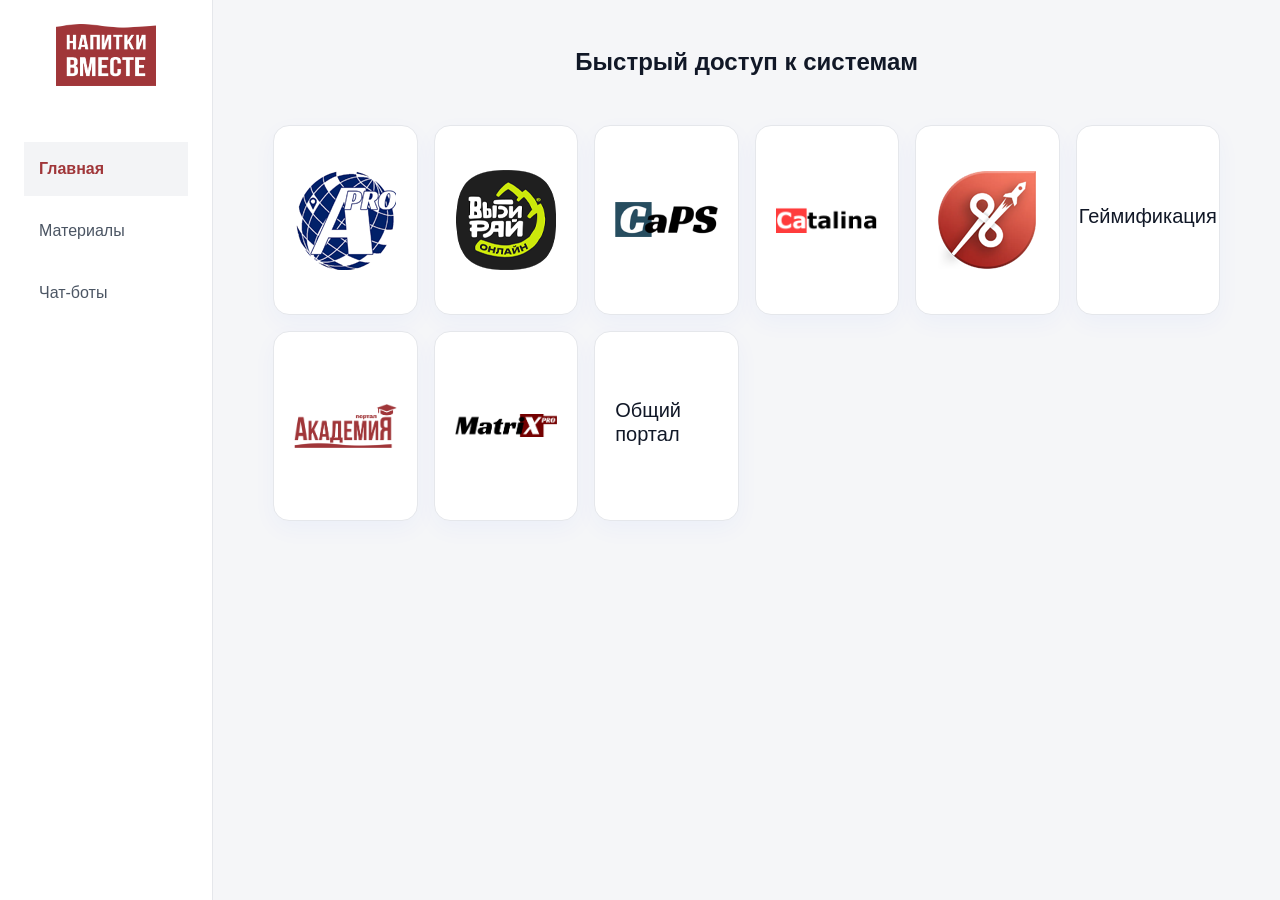
<file: index.html>
<!DOCTYPE html>
<html lang="ru">
<head>
    <meta charset="UTF-8">
    <meta name="viewport" content="width=device-width, initial-scale=1.0">
    <link rel="stylesheet" href="src/css/bootstrap.css">
    <link rel="stylesheet" href="src/css/main.css">
    <title>SWEHelp</title>
</head>
<body>
    <div class="page-shell">
        <div class="nav-mobile-shell">
            <nav class="navbar navbar-light bg-white border-bottom d-md-none">
                <div class="container-fluid px-3">
                    <a class="navbar-brand fw-semibold" href="index.html">SWE Help</a>
                    <button class="navbar-toggler" type="button" data-bs-toggle="offcanvas" data-bs-target="#mobileSidebar" aria-controls="mobileSidebar">
                        <span class="navbar-toggler-icon"></span>
                    </button>
                </div>
            </nav>

            <div class="offcanvas offcanvas-start" tabindex="-1" id="mobileSidebar" aria-labelledby="mobileSidebarLabel">
                <div class="offcanvas-header">
                    <h5 class="offcanvas-title fw-semibold" id="mobileSidebarLabel">Меню</h5>
                    <button type="button" class="btn-close" data-bs-dismiss="offcanvas" aria-label="Close"></button>
                </div>
                <div class="offcanvas-body p-3">
                    <div class="d-flex flex-column gap-2">
                        <a class="nav-link" href="index.html">Главная</a>
                        <a class="nav-link" href="resource.html">Материалы</a>
                        <a class="nav-link" href="chats.html">Чат-боты</a>
                    </div>
                </div>
            </div>
        </div>

        <div class="container-fluid m-0 p-0">
            <div class="row min-vh-100 g-0">
                <aside class="nav-desktop-shell sidebar col-md-3 col-lg-2 d-none d-md-flex flex-column justify-content-between p-4">
                    <div>
                        <div class="brand mb-5 text-center">
                            <img src="src/img/logo.png" alt="Logo" class="mb-2">
                        </div>
                        <nav class="nav flex-column gap-2 mt-5">
                            <a class="nav-link" href="index.html">Главная</a>
                            <a class="nav-link" href="resource.html">Материалы</a>
                            <a class="nav-link" href="chats.html">Чат-боты</a>
                        </nav>
                    </div>
                </aside>

                <main class="col-12 col-md-9 col-lg-10 p-4 p-lg-5">
                    <div class="container-fluid">
                        <div class="mb-4 text-center mb-5">
                            <h2 class="h4 fw-semibold mb-0">Быстрый доступ к системам</h2>
                        </div>

                        <div class="row g-3">
                            <div class="col-12 col-sm-6 col-lg-3 col-xl-2">
                                <a href="https://napitkivmeste.tech/atlas/" class="tile-link h-100 d-flex justify-content-center align-items-center">
                                    <div class="tile-body ">
                                        <img src="src/img/icon_text/Atlas.png" class="h-25" alt="Atlas" />
                                    </div>
                                    <span class="tile-hover">Перейти</span>
                                </a>
                            </div>
                            <div class="col-12 col-sm-6 col-lg-3 col-xl-2">
                                <a href="https://xn--80aabd5ahbordgv4l.xn--p1ai/" class="tile-link h-100 d-flex justify-content-center align-items-center">
                                    <div class="tile-body ">
                                        <img src="src/img/icon_text/b2b.png" class="m-0 p-0" alt="B2B" />
                                    </div>
                                    <span class="tile-hover">Перейти</span>
                                </a>
                            </div>
                            <div class="col-12 col-sm-6 col-lg-3 col-xl-2">
                                <a href="https://caps.napitkivmeste.tech/" class="tile-link h-100 d-flex justify-content-center align-items-center">
                                    <div class="tile-body ">
                                        <img src="src/img/icon_text/caps.png" class="m-0 p-0" alt="Caps" />
                                    </div>
                                    <span class="tile-hover">Перейти</span>
                                </a>
                            </div>
                            <div class="col-12 col-sm-6 col-lg-3 col-xl-2">
                                <a href="https://napitkivmeste.tech/catalina/" class="tile-link h-100 d-flex justify-content-center align-items-center">
                                    <div class="tile-body ">
                                        <img src="src/img/icon_text/Catalina.png" class="m-0 p-0" alt="Catalina">
                                    </div>
                                    <span class="tile-hover">Перейти</span>
                                </a>
                            </div>
                            <div class="col-12 col-sm-6 col-lg-3 col-xl-2">
                                <a href="https://sweweb3ru.napitkivmeste.pro/SalesWorksWeb_SCBD_Support/Login.aspx?ReturnUrl=%2fSalesWorksWeb_SCBD_Support%2fdefault.aspx#Product=MzM4MDQ%3d%24MzA2OQ%3d%3d%24QXphdFphZw%3d%3d&ViewMode=View" class="tile-link h-100 d-flex justify-content-center align-items-center">
                                    <div class="tile-body ">
                                        <img src="src/img/icon_text/swe.png" class="m-0 p-0" alt="SWE" />
                                    </div>
                                    <span class="tile-hover">Перейти</span>
                                </a>
                            </div>
                            <div class="col-12 col-sm-6 col-lg-3 col-xl-2">
                                <a href="https://napitkivmeste.tech/a-gami/login" class="tile-link h-100 d-flex justify-content-center align-items-center">
                                    <div class="tile-body ">
                                        <h5>Геймификация</h5>
                                    </div>
                                    <span class="tile-hover">Перейти</span>
                                </a>
                            </div>
                            <div class="col-12 col-sm-6 col-lg-3 col-xl-2">
                                <a href="https://academia-portal.napitkivmeste.ru/home" class="tile-link h-100 d-flex justify-content-center align-items-center">
                                    <div class="tile-body ">
                                        <img src="src/img/icon_text/academia.png" class="m-0 p-0" alt="Академия" />
                                    </div>
                                    <span class="tile-hover">Перейти</span>
                                </a>
                            </div>
                            <div class="col-12 col-sm-6 col-lg-3 col-xl-2">
                                <a href="https://napitkivmeste.tech/matrix/" class="tile-link h-100 d-flex justify-content-center align-items-center">
                                    <div class="tile-body ">
                                        <img src="src/img/icon_text/matrix.png" class="m-0 p-0" alt="Академия" />
                                    </div>
                                    <span class="tile-hover">Перейти</span>
                                </a>
                            </div>
                            <div class="col-12 col-sm-6 col-lg-3 col-xl-2">
                                <a href="https://napitkivmeste.tech/" class="tile-link h-100 d-flex justify-content-center align-items-center">
                                    <div class="tile-body ">
                                        <h5>Общий портал</h5>
                                    </div>
                                    <span class="tile-hover">Перейти</span>
                                </a>
                            </div>
                        </div>
                    </div>
                </main>
            </div>
        </div>
    </div>

    <script src="src/js/bootstrap.js"></script>
    <script src="src/js/main.js"></script>
</body>
</html>
</file>
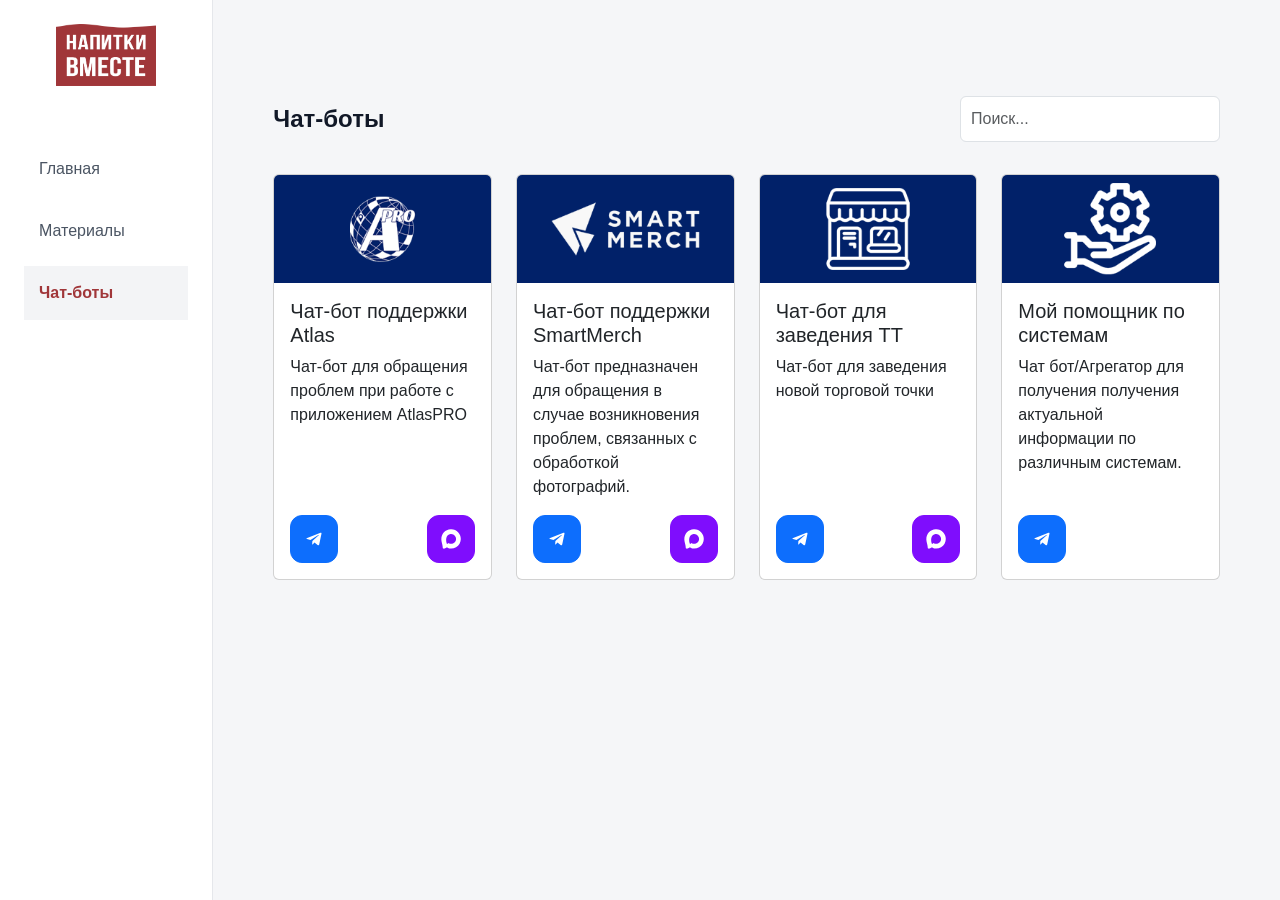
<file: chats.html>
<!DOCTYPE html>
<html lang="ru">
<head>
    <meta charset="UTF-8">
    <meta name="viewport" content="width=device-width, initial-scale=1.0">
    <link rel="stylesheet" href="src/css/bootstrap.css">
    <link rel="stylesheet" href="https://cdn.jsdelivr.net/npm/bootstrap-icons@1.11.3/font/bootstrap-icons.min.css">
    <link rel="stylesheet" href="src/css/main.css">
    <title>SWEHelp</title>
</head>
<body>
    <div class="page-shell">
        <div class="nav-mobile-shell">
            <nav class="navbar navbar-light bg-white border-bottom d-md-none">
                <div class="container-fluid px-3">
                    <a class="navbar-brand fw-semibold" href="index.html">SWE Help</a>
                    <button class="navbar-toggler" type="button" data-bs-toggle="offcanvas" data-bs-target="#mobileSidebar" aria-controls="mobileSidebar">
                        <span class="navbar-toggler-icon"></span>
                    </button>
                </div>
            </nav>

            <div class="offcanvas offcanvas-start" tabindex="-1" id="mobileSidebar" aria-labelledby="mobileSidebarLabel">
                <div class="offcanvas-header">
                    <h5 class="offcanvas-title fw-semibold" id="mobileSidebarLabel">Меню</h5>
                    <button type="button" class="btn-close" data-bs-dismiss="offcanvas" aria-label="Close"></button>
                </div>
                <div class="offcanvas-body p-3">
                    <div class="d-flex flex-column gap-2">
                        <a class="nav-link" href="index.html">Главная</a>
                        <a class="nav-link" href="resource.html">Материалы</a>
                        <a class="nav-link" href="chats.html">Чат-боты</a>
                    </div>
                </div>
            </div>
        </div>

        <div class="container-fluid m-0 p-0">
            <div class="row min-vh-100 g-0">
                <aside class="nav-desktop-shell sidebar col-md-3 col-lg-2 d-none d-md-flex flex-column justify-content-between p-4">
                    <div>
                        <div class="brand mb-5 text-center">
                            <img src="src/img/logo.png" alt="Logo" class="mb-2">
                        </div>
                        <nav class="nav flex-column gap-2 mt-5">
                            <a class="nav-link" href="index.html">Главная</a>
                            <a class="nav-link" href="resource.html">Материалы</a>
                            <a class="nav-link" href="chats.html">Чат-боты</a>
                        </nav>
                    </div>
                </aside>

                <main class="col-12 col-md-9 col-lg-10 p-4 p-lg-5">
                    <div class="container-fluid">
                        <div class="head-block mb-4 mb-md-3 mt-3 mt-md-5 d-flex flex-column flex-md-row align-items-md-center justify-content-between gap-2">
                            <h2 class="h4 fw-semibold mb-0 text-center">Чат-боты</h2>
                            <input type="text" class="form-control w-md-25" placeholder="Поиск..." />
                        </div>
                        <div class="row">
                            <div class="card-wrapper col-xl-3 col-md-6 col-12 py-3">
                                <div class="card">
                                <img class="card-img-top" src="src/img/chats/atlas.png" >
                                    <div class="card-body">
                                        <h5 class="card-title">Чат-бот поддержки Atlas</h5>
                                        <p class="card-text">Чат-бот для обращения проблем при работе с приложением AtlasPRO</p>
                                        <div class="d-flex w-100 justify-content-between gap-2">
                                            <a class="btn btn-primary chat-action-btn" href="https://t.me/ABIE_Atlas_Bot" >
                                                <img src="src/img/tg.svg" alt="Telegram">
                                            </a>
                                            <a class="btn btn-primary chat-action-btn" id="max" href="https://max.ru/id9703142622_4_bot">
                                                <img src="src/img/max.svg" alt="MAX">
                                            </a>
                                        </div>
                                    </div>
                                </div>
                            </div>
                            <div class="card-wrapper col-xl-3 col-md-6 col-12 py-3">
                                <div class="card">
                                <img class="card-img-top" src="src/img/chats/sm.png" >
                                    <div class="card-body">
                                        <h5 class="card-title">Чат-бот поддержки SmartMerch</h5>
                                        <p class="card-text text-justify">Чат‑бот предназначен для обращения в случае возникновения проблем, связанных с обработкой фотографий.</p>
                                        <div class="d-flex w-100 justify-content-between gap-2">
                                            <a class="btn btn-primary chat-action-btn" href="https://t.me/SmartMerchBot" target="_blank" rel="noopener noreferrer" aria-label="Открыть Telegram">
                                                <img src="src/img/tg.svg" alt="Telegram">
                                            </a>
                                            <a class="btn btn-primary chat-action-btn" id="max" href="https://max.ru/id7731453584_bot" target="_blank" rel="noopener noreferrer" aria-label="Открыть MAX">
                                                <img src="src/img/max.svg" alt="MAX">
                                            </a>
                                        </div>
                                    </div>
                                </div>
                            </div>
                            <div class="card-wrapper col-xl-3 col-md-6 col-12 py-3">
                                <div class="card">
                                <img class="card-img-top" src="src/img/chats/tt.png" >
                                    <div class="card-body">
                                        <h5 class="card-title">Чат-бот для заведения ТТ</h5>
                                        <p class="card-text">Чат-бот для заведения новой торговой точки</p>
                                        <div class="d-flex w-100 justify-content-between gap-2">
                                            <a class="btn btn-primary chat-action-btn" href="https://t.me/DSO_CreatePocs_bot" target="_blank" rel="noopener noreferrer" aria-label="Открыть Telegram">
                                                <img src="src/img/tg.svg" alt="Telegram">
                                            </a>
                                            <a class="btn btn-primary chat-action-btn" id="max" href="https://max.ru/id9703142622_2_bot" target="_blank" rel="noopener noreferrer" aria-label="Открыть MAX">
                                                <img src="src/img/max.svg" alt="MAX">
                                            </a>
                                        </div>
                                    </div>
                                </div>
                            </div>
                            <div class="card-wrapper col-xl-3 col-md-6 col-12 py-3">
                                <div class="card">
                                <img class="card-img-top" src="src/img/chats/helpers.png" >
                                    <div class="card-body">
                                        <h5 class="card-title">Мой помощник по системам</h5>
                                        <p class="card-text">Чат бот/Агрегатор для получения получения актуальной информации по различным системам.</p>
                                        <div class="d-flex w-100 justify-content-between gap-2">
                                            <a class="btn btn-primary chat-action-btn" href="https://t.me/systems_support_bot" target="_blank" rel="noopener noreferrer" aria-label="Открыть Telegram">
                                                <img src="src/img/tg.svg" alt="Telegram">
                                            </a>
                                        </div>
                                    </div>
                                </div>
                            </div>
                        </div>
                    </div>
                </main>
            </div>
        </div>
    </div>

    <script src="src/js/bootstrap.js"></script>
    <script src="src/js/main.js"></script>
</body>
</html>
</file>
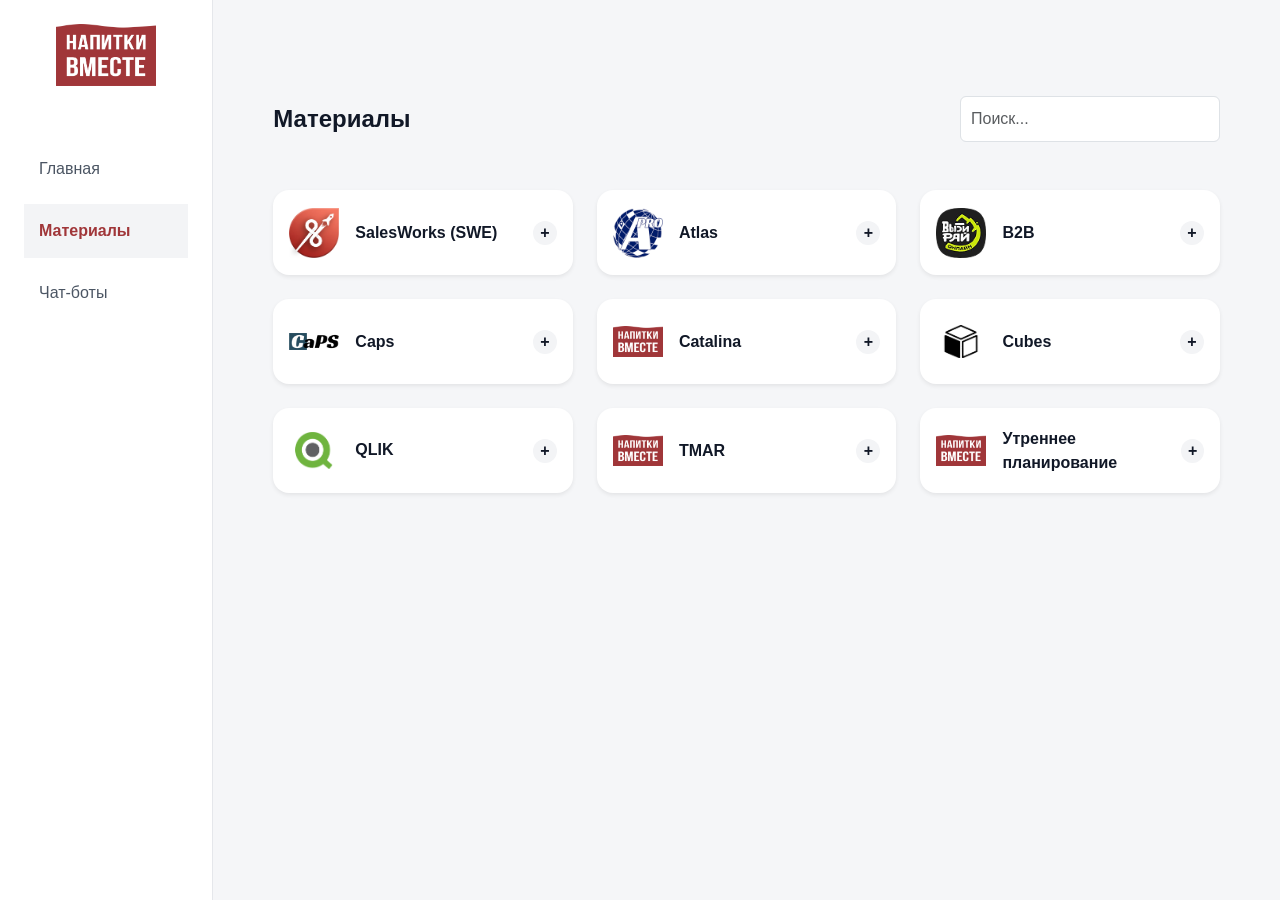
<file: resource.html>
<!DOCTYPE html>
<html lang="ru">
<head>
    <meta charset="UTF-8">
    <meta name="viewport" content="width=device-width, initial-scale=1.0">
    <link rel="stylesheet" href="src/css/bootstrap.css">
    <link rel="stylesheet" href="https://cdn.jsdelivr.net/npm/bootstrap-icons@1.11.3/font/bootstrap-icons.min.css">
    <link rel="stylesheet" href="src/css/main.css">
    <title>SWEHelp</title>
</head>
<body>
    <div class="page-shell">
        <div class="nav-mobile-shell">
            <nav class="navbar navbar-light bg-white border-bottom d-md-none">
                <div class="container-fluid px-3">
                    <a class="navbar-brand fw-semibold" href="index.html">SWE Help</a>
                    <button class="navbar-toggler" type="button" data-bs-toggle="offcanvas" data-bs-target="#mobileSidebar" aria-controls="mobileSidebar">
                        <span class="navbar-toggler-icon"></span>
                    </button>
                </div>
            </nav>

            <div class="offcanvas offcanvas-start" tabindex="-1" id="mobileSidebar" aria-labelledby="mobileSidebarLabel">
                <div class="offcanvas-header">
                    <h5 class="offcanvas-title fw-semibold" id="mobileSidebarLabel">Меню</h5>
                    <button type="button" class="btn-close" data-bs-dismiss="offcanvas" aria-label="Close"></button>
                </div>
                <div class="offcanvas-body p-3">
                    <div class="d-flex flex-column gap-2">
                        <a class="nav-link" href="index.html">Главная</a>
                        <a class="nav-link" href="resource.html">Материалы</a>
                        <a class="nav-link" href="chats.html">Чат-боты</a>
                    </div>
                </div>
            </div>
        </div>

        <div class="container-fluid m-0 p-0">
            <div class="row min-vh-100 g-0">
                <aside class="nav-desktop-shell sidebar col-md-3 col-lg-2 d-none d-md-flex flex-column justify-content-between p-4">
                    <div>
                        <div class="brand mb-5 text-center">
                            <img src="src/img/logo.png" alt="Logo" class="mb-2">
                        </div>
                        <nav class="nav flex-column gap-2 mt-5">
                            <a class="nav-link" href="index.html">Главная</a>
                            <a class="nav-link" href="resource.html">Материалы</a>
                            <a class="nav-link" href="chats.html">Чат-боты</a>
                        </nav>
                    </div>
                </aside>

                <main class="col-12 col-md-9 col-lg-10 p-4 p-lg-5">
                    <div class="container-fluid">
                        <div class="head-block mb-4 mb-md-5 mt-3 mt-md-5 d-flex flex-column flex-md-row align-items-md-center justify-content-between gap-2">
                            <h2 class="h4 fw-semibold mb-0 text-center">Материалы</h2>
                            <input type="text" class="form-control w-md-25" placeholder="Поиск..." />
                        </div>
                        <div class="row accordion" id="resourceAccordion">
                            
                            <div class="card-wrapper col-12 col-lg-6 col-xl-4">
                                <div class="resource-accordion card border-0 shadow-sm h-100 mb-4">
                                    <div class="card-body p-0">
                                        <button class="accordion-toggle collapsed w-100 text-start border-0 bg-transparent px-3 py-4 fw-semibold d-flex justify-content-between align-items-center" type="button" data-bs-toggle="collapse" data-bs-target="#resource-swe" aria-expanded="false" aria-controls="resource-swe">
                                            <div class="title d-flex align-items-center gap-2">
                                                <img src="src/img/swe.png" alt="SalesWorks" class="icon">
                                                <span>SalesWorks (SWE)</span>
                                            </div>
                                            <span class="accordion-icon"></span>
                                        </button>
                                        <div class="collapse" data-bs-parent="#resourceAccordion" id="resource-swe">
                                            <div class="px-2">
                                                <div class="row">
                                                    <ul class="list-group list-group-flush">
                                                        <li class="list-group-item">
                                                            <div class="list-item d-flex align-items-center justify-content-between gap-3">
                                                                <div class="d-flex align-items-center gap-2 flex-grow-1">
                                                                    <div class="item-icon">
                                                                        <i class="bi bi-file-earmark-pdf"></i>
                                                                    </div>
                                                                    <div class="item-content">
                                                                        <h6 class="mb-1">Тренинговый материал Работы в системе Sales Works (Mobile)</h6>
                                                                        <p class="text-muted mb-0 small">PDF</p>
                                                                    </div>
                                                                </div>
                                                                <a class="btn btn-sm btn-primary py-2 px-3" href="src/materials/SWE/Тренинговый_материал_Работа_в_системе_Sales_Works_(Mobile).pdf" target="_blank" rel="noopener noreferrer">Открыть</a>
                                                            </div>
                                                        </li>
                                                        <li class="list-group-item">
                                                            <div class="list-item d-flex align-items-center justify-content-between gap-3">
                                                                <div class="d-flex align-items-center gap-2 flex-grow-1">
                                                                    <div class="item-icon">
                                                                        <i class="bi bi-file-earmark-pdf"></i>
                                                                    </div>
                                                                    <div class="item-content">
                                                                        <h6 class="mb-1">Тренинговый материал Работа в SWE WEB</h6>
                                                                        <p class="text-muted mb-0 small">PDF</p>
                                                                    </div>
                                                                </div>
                                                                <a class="btn btn-sm btn-primary py-2 px-3" href="src/materials/SWE/Тренинговый_материал_Работа_в_SWE_WEB.pdf" target="_blank" rel="noopener noreferrer">Открыть</a>
                                                            </div>
                                                        </li>
                                                        <!-- <li class="list-group-item">
                                                            <div class="list-item d-flex align-items-center justify-content-between gap-3">
                                                                <div class="d-flex align-items-center gap-2 flex-grow-1">
                                                                    <div class="item-icon">
                                                                        <i class="bi bi-file-earmark-pdf"></i>
                                                                    </div>
                                                                    <div class="item-content">
                                                                        <h6 class="mb-1">Тренинговый материал Работа в системе Sales Works (Manager Module)</h6>
                                                                        <p class="text-muted mb-0 small">PDF</p>
                                                                    </div>
                                                                </div>
                                                                <a class="btn btn-sm btn-primary py-2 px-3" href="src/materials/SWE/Тренинговый%20материал_Работа%20в%20системе%20Sales%20Works%20(Manager%20Module).pdf" target="_blank" rel="noopener noreferrer">Открыть</a>
                                                            </div>
                                                        </li> -->
                                                        <li class="list-group-item">
                                                            <div class="list-item d-flex align-items-center justify-content-between gap-3">
                                                                <div class="d-flex align-items-center gap-2 flex-grow-1">
                                                                    <div class="item-icon">
                                                                        <i class="bi bi-window"></i>
                                                                    </div>
                                                                    <div class="item-content">
                                                                        <h6 class="mb-1">Установочный файл SWE Mobile</h6>
                                                                        <p class="text-muted mb-0 small">APK</p>
                                                                    </div>
                                                                </div>
                                                                <a class="btn btn-sm btn-primary py-2 px-3" href="src/materials/SWE/SWEAndroidMobileInstaller 2.73.30.11864.apk" target="_blank" rel="noopener noreferrer">Скачать</a>
                                                            </div>
                                                        </li>
                                                    </ul>
                                                </div>
                                            </div>
                                        </div>
                                    </div>
                                </div>
                            </div>

                            <div class="card-wrapper col-12 col-lg-6 col-xl-4">
                                <div class="resource-accordion card border-0 shadow-sm h-100 mb-4">
                                    <div class="card-body p-0">
                                        <button class="accordion-toggle collapsed w-100 text-start border-0 bg-transparent px-3 py-4 pb-4 fw-semibold d-flex justify-content-between align-items-center" type="button" data-bs-toggle="collapse" data-bs-target="#resource-atlas-sm" aria-expanded="false" aria-controls="resource-atlas-sm">
                                            <div class="title d-flex align-items-center gap-2">
                                                <img src="src/img/atlas.png" alt="Atlas" class="icon">
                                                <span>Atlas</span>
                                            </div>
                                            <span class="accordion-icon"></span>
                                        </button>
                                        <div class="collapse" data-bs-parent="#resourceAccordion" id="resource-atlas-sm">
                                            <div class="px-2">
                                                <div class="row">
                                                    <ul class="list-group list-group-flush pb-0">
                                                        <li class="list-group-item">
                                                            <div class="list-item d-flex align-items-center justify-content-between gap-3">
                                                                <div class="d-flex align-items-center gap-2 flex-grow-1">
                                                                    <div class="item-icon">
                                                                        <i class="bi bi-file-earmark-pdf"></i>
                                                                    </div>
                                                                    <div class="item-content">
                                                                        <h6 class="mb-1">Тренинговый материал AtlasPro</h6>
                                                                        <p class="text-muted mb-0 small">PDF</p>
                                                                    </div>
                                                                </div>
                                                                <a class="btn btn-sm btn-primary py-2 px-3" href="src/materials/Atlas%20+%20SM/Тренинговый_материал_AtlasPro.pdf" target="_blank" rel="noopener noreferrer">Открыть</a>
                                                            </div>
                                                        </li>
                                                        <li class="list-group-item">
                                                            <div class="list-item d-flex align-items-center justify-content-between gap-3">
                                                                <div class="d-flex align-items-center gap-2 flex-grow-1">
                                                                    <div class="item-icon">
                                                                        <i class="bi bi-file-earmark-pdf"></i>
                                                                    </div>
                                                                    <div class="item-content">
                                                                        <h6 class="mb-1">Тренинговый материал SmartMerch</h6>
                                                                        <p class="text-muted mb-0 small">PDF</p>
                                                                    </div>
                                                                </div>
                                                                <a class="btn btn-sm btn-primary py-2 px-3" href="src/materials/Atlas%20+%20SM/Тренинговый_материал_SmartMerch.pdf" target="_blank" rel="noopener noreferrer">Открыть</a>
                                                            </div>
                                                        </li>
                                                    </ul>
                                                </div>
                                            </div>
                                        </div>
                                    </div>
                                </div>
                            </div>

                            <div class="card-wrapper col-12 col-lg-6 col-xl-4">
                                <div class="resource-accordion card border-0 shadow-sm h-100 mb-4">
                                    <div class="card-body p-0">
                                        <button class="accordion-toggle collapsed w-100 text-start border-0 bg-transparent px-3 py-4 pb-4 fw-semibold d-flex justify-content-between align-items-center" type="button" data-bs-toggle="collapse" data-bs-target="#resource-b2b" aria-expanded="false" aria-controls="resource-b2b">
                                            <div class="title d-flex align-items-center gap-2">
                                                <img src="src/img/b2b.png" alt="B2B" class="icon">
                                                <span>B2B</span>
                                            </div>
                                            <span class="accordion-icon"></span>
                                        </button>
                                        <div class="collapse" data-bs-parent="#resourceAccordion" id="resource-b2b">
                                            <div class="px-2">
                                                <div class="row">
                                                    <ul class="list-group list-group-flush">
                                                        <li class="list-group-item">
                                                            <div class="list-item d-flex align-items-center justify-content-between gap-3">
                                                                <div class="d-flex align-items-center gap-2 flex-grow-1">
                                                                    <div class="item-icon">
                                                                        <i class="bi bi-file-earmark-pdf"></i>
                                                                    </div>
                                                                    <div class="item-content">
                                                                        <h6 class="mb-1">Тренинговый материал B2B</h6>
                                                                        <p class="text-muted mb-0 small">PDF</p>
                                                                    </div>
                                                                </div>
                                                                <a class="btn btn-sm btn-primary py-2 px-3" href="src/materials/B2B/Тренинговый_материал_B2B.pdf" target="_blank" rel="noopener noreferrer">Открыть</a>
                                                            </div>
                                                        </li>
                                                    </ul>
                                                </div>
                                            </div>
                                        </div>
                                    </div>
                                </div>
                            </div>

                            <div class="card-wrapper col-12 col-lg-6 col-xl-4">
                                <div class="resource-accordion card border-0 shadow-sm h-100 mb-4">
                                    <div class="card-body p-0">
                                        <button class="accordion-toggle collapsed w-100 text-start border-0 bg-transparent px-3 py-4 fw-semibold d-flex justify-content-between align-items-center" type="button" data-bs-toggle="collapse" data-bs-target="#resource-caps" aria-expanded="false" aria-controls="resource-caps">
                                            <div class="title d-flex align-items-center gap-2">
                                                <img src="src/img/caps.jpg" alt="Caps" class="icon">
                                                <span>Caps</span>
                                            </div>
                                            <span class="accordion-icon"></span>
                                        </button>
                                        <div class="collapse" data-bs-parent="#resourceAccordion" id="resource-caps">
                                            <div class="px-2">
                                                <div class="row">
                                                    <ul class="list-group list-group-flush">
                                                        <li class="list-group-item">
                                                            <div class="list-item d-flex align-items-center justify-content-between gap-3">
                                                                <div class="d-flex align-items-center gap-2 flex-grow-1">
                                                                    <div class="item-icon">
                                                                        <i class="bi bi-file-earmark-pdf"></i>
                                                                    </div>
                                                                    <div class="item-content">
                                                                        <h6 class="mb-1">Тренинговый материал ТМАР (Для ТСС) </h6>
                                                                        <p class="text-muted mb-0 small">PDF</p>
                                                                    </div>
                                                                </div>
                                                                <a class="btn btn-sm btn-primary py-2 px-3" href="src/materials/Caps/Тренинговый_материал_Капс.pdf" target="_blank" rel="noopener noreferrer">Открыть</a>
                                                            </div>
                                                        </li>
                                                    </ul>
                                                </div>
                                            </div>
                                        </div>
                                    </div>
                                </div>
                            </div>

                            <div class="card-wrapper col-12 col-lg-6 col-xl-4">
                                <div class="resource-accordion card border-0 shadow-sm h-100 mb-4">
                                    <div class="card-body p-0">
                                        <button class="accordion-toggle collapsed w-100 text-start border-0 bg-transparent px-3 py-4 fw-semibold d-flex justify-content-between align-items-center" type="button" data-bs-toggle="collapse" data-bs-target="#resource-catalina" aria-expanded="false" aria-controls="resource-catalina">
                                            <div class="title d-flex align-items-center gap-2">
                                                <img src="src/img/logo.png">
                                                <span>Catalina</span>
                                            </div>
                                            <span class="accordion-icon"></span>
                                        </button>
                                        <div class="collapse" data-bs-parent="#resourceAccordion" id="resource-catalina">
                                            <div class="px-2">
                                                <div class="row">
                                                    <ul class="list-group list-group-flush">
                                                        <li class="list-group-item">
                                                            <div class="list-item d-flex align-items-center justify-content-between gap-3">
                                                                <div class="d-flex align-items-center gap-2 flex-grow-1">
                                                                    <div class="item-icon">
                                                                        <i class="bi bi-file-earmark-pdf"></i>
                                                                    </div>
                                                                    <div class="item-content">
                                                                        <h6 class="mb-1">Тренинговый материал Catalina</h6>
                                                                        <p class="text-muted mb-0 small">PDF</p>
                                                                    </div>
                                                                </div>
                                                                <a class="btn btn-sm btn-primary py-2 px-3" href="src/materials/Catalina/Тренинговый_материал_Catalina.pdf" target="_blank" rel="noopener noreferrer">Открыть</a>
                                                            </div>
                                                        </li>
                                                    </ul>
                                                </div>
                                            </div>
                                        </div>
                                    </div>
                                </div>
                            </div>

                            <div class="card-wrapper col-12 col-lg-6 col-xl-4">
                                <div class="resource-accordion card border-0 shadow-sm h-100 mb-4">
                                    <div class="card-body p-0">
                                        <button class="accordion-toggle collapsed w-100 text-start border-0 bg-transparent px-3 py-4 fw-semibold d-flex justify-content-between align-items-center" type="button" data-bs-toggle="collapse" data-bs-target="#resource-cubes" aria-expanded="false" aria-controls="resource-cubes">
                                            <div class="title d-flex align-items-center gap-2">
                                                <img src="src/img/Cubes.png" alt="Cubes" class="icon">
                                                <span>Cubes</span>
                                            </div>
                                            <span class="accordion-icon"></span>
                                        </button>
                                        <div class="collapse" data-bs-parent="#resourceAccordion" id="resource-cubes">
                                            <div class="px-2">
                                                <div class="row">
                                                    <ul class="list-group list-group-flush">
                                                        <li class="list-group-item">
                                                            <div class="list-item d-flex align-items-center justify-content-between gap-3">
                                                                <div class="d-flex align-items-center gap-2 flex-grow-1">
                                                                    <div class="item-icon">
                                                                        <i class="bi bi-file-earmark-pdf"></i>
                                                                    </div>
                                                                    <div class="item-content">
                                                                        <h6 class="mb-1">Изменение подключения в запросах</h6>
                                                                        <p class="text-muted mb-0 small">PDF</p>
                                                                    </div>
                                                                </div>
                                                                <a class="btn btn-sm btn-primary py-2 px-3" href="src/materials/Cubes/Изменение_подключения_в_запросах.pdf" target="_blank" rel="noopener noreferrer">Открыть</a>
                                                            </div>
                                                        </li>
                                                        <li class="list-group-item">
                                                            <div class="list-item d-flex align-items-center justify-content-between gap-3">
                                                                <div class="d-flex align-items-center gap-2 flex-grow-1">
                                                                    <div class="item-icon">
                                                                        <i class="bi bi-file-earmark-pdf"></i>
                                                                    </div>
                                                                    <div class="item-content">
                                                                        <h6 class="mb-1">Изменение подключения в кубах</h6>
                                                                        <p class="text-muted mb-0 small">PDF</p>
                                                                    </div>
                                                                </div>
                                                                <a class="btn btn-sm btn-primary py-2 px-3" href="src/materials/Cubes/Изменение_подключения_в_кубах.pdf" target="_blank" rel="noopener noreferrer">Открыть</a>
                                                            </div>
                                                        </li>
                                                        <li class="list-group-item">
                                                            <div class="list-item d-flex align-items-center justify-content-between gap-3">
                                                                <div class="d-flex align-items-center gap-2 flex-grow-1">
                                                                    <div class="item-icon">
                                                                        <i class="bi bi-file-earmark-zip"></i>
                                                                    </div>
                                                                    <div class="item-content">
                                                                        <h6 class="mb-1">Cubes.zip</h6>
                                                                        <p class="text-muted mb-0 small">ZIP</p>
                                                                    </div>
                                                                </div>
                                                                <a class="btn btn-sm btn-primary py-2 px-3" href="src/materials/Cubes/Cubes.zip" target="_blank" rel="noopener noreferrer">Открыть</a>
                                                            </div>
                                                        </li>
                                                    </ul>
                                                </div>
                                            </div>
                                        </div>
                                    </div>
                                </div>
                            </div>

                            <div class="card-wrapper col-12 col-lg-6 col-xl-4">
                                <div class="resource-accordion card border-0 shadow-sm h-100 mb-4">
                                    <div class="card-body p-0">
                                            <button class="accordion-toggle collapsed w-100 text-start border-0 bg-transparent px-3 py-4 fw-semibold d-flex justify-content-between align-items-center" type="button" data-bs-toggle="collapse" data-bs-target="#resource-qlik" aria-expanded="false" aria-controls="resource-qlik">
                                            <div class="title d-flex align-items-center gap-2">
                                                <img src="src/img/qlik.png" alt="QLIK" class="icon">
                                                <span>QLIK</span>
                                            </div>
                                            <span class="accordion-icon"></span>
                                        </button>
                                        <div class="collapse" data-bs-parent="#resourceAccordion" id="resource-qlik">
                                            <div class="px-2">
                                                <div class="row">
                                                    <ul class="list-group list-group-flush">
                                                        <li class="list-group-item">
                                                            <div class="list-item d-flex align-items-center justify-content-between gap-3">
                                                                <div class="d-flex align-items-center gap-2 flex-grow-1">
                                                                    <div class="item-icon">
                                                                        <i class="bi bi-file-earmark-pdf"></i>
                                                                    </div>
                                                                    <div class="item-content">
                                                                        <h6 class="mb-1">Тренинговый материал Qlik Sense Hub DSR</h6>
                                                                        <p class="text-muted mb-0 small">PDF</p>
                                                                    </div>
                                                                </div>
                                                                <a class="btn btn-sm btn-primary py-2 px-3" href="src/materials/QLIK/Тренинговый_материал_Qlik_Sense_Hub_DSR.pdf" target="_blank" rel="noopener noreferrer">Открыть</a>
                                                            </div>
                                                        </li>
                                                        <li class="list-group-item">
                                                            <div class="list-item d-flex align-items-center justify-content-between gap-3">
                                                                <div class="d-flex align-items-center gap-2 flex-grow-1">
                                                                    <div class="item-icon">
                                                                        <i class="bi bi-file-earmark-pdf"></i>
                                                                    </div>
                                                                    <div class="item-content">
                                                                        <h6 class="mb-1">Тренинговый материал Qlik Sense Hub</h6>
                                                                        <p class="text-muted mb-0 small">PDF</p>
                                                                    </div>
                                                                </div>
                                                                <a class="btn btn-sm btn-primary py-2 px-3" href="src/materials/QLIK/Тренинговый_материал_Qlik_Sense_Hub.pdf" target="_blank" rel="noopener noreferrer">Открыть</a>
                                                            </div>
                                                        </li>
                                                        <li class="list-group-item">
                                                            <div class="list-item d-flex align-items-center justify-content-between gap-3">
                                                                <div class="d-flex align-items-center gap-2 flex-grow-1">
                                                                    <div class="item-icon">
                                                                        <i class="bi bi-file-earmark-pdf"></i>
                                                                    </div>
                                                                    <div class="item-content">
                                                                        <h6 class="mb-1">Тренинговый материал Qlik Sense Hub Trade Equipment</h6>
                                                                        <p class="text-muted mb-0 small">PDF</p>
                                                                    </div>
                                                                </div>
                                                                <a class="btn btn-sm btn-primary py-2 px-3" href="src/materials/QLIK/Тренинговый%20материал%20Qlik%20Sense%20Hub_Trade%20Equipment.pdf" target="_blank" rel="noopener noreferrer">Открыть</a>
                                                            </div>
                                                        </li>
                                                    </ul>
                                                </div>
                                            </div>
                                        </div>
                                    </div>
                                </div>
                            </div>

                            <div class="card-wrapper col-12 col-lg-6 col-xl-4">
                                <div class="resource-accordion card border-0 shadow-sm h-100 mb-4">
                                    <div class="card-body p-0">
                                        <button class="accordion-toggle collapsed w-100 text-start border-0 bg-transparent px-3 py-4 fw-semibold d-flex justify-content-between align-items-center" type="button" data-bs-toggle="collapse" data-bs-target="#resource-tmar" aria-expanded="false" aria-controls="resource-tmar">
                                            <div class="title d-flex align-items-center gap-2">
                                                <img src="src/img/logo.png" alt="TMAR" class="icon">
                                                <span>TMAR</span>
                                            </div>
                                            <span class="accordion-icon"></span>
                                        </button>
                                        <div class="collapse" data-bs-parent="#resourceAccordion" id="resource-tmar">
                                            <div class="px-2">
                                                <div class="row">
                                                    <ul class="list-group list-group-flush">
                                                        <li class="list-group-item">
                                                            <div class="list-item d-flex align-items-center justify-content-between gap-3">
                                                                <div class="d-flex align-items-center gap-2 flex-grow-1">
                                                                    <div class="item-icon">
                                                                        <i class="bi bi-file-earmark-pdf"></i>
                                                                    </div>
                                                                    <div class="item-content">
                                                                        <h6 class="mb-1">Тренинговый материал TMAR for SalesTeam [ТСС]</h6>
                                                                        <p class="text-muted mb-0 small">PDF</p>
                                                                    </div>
                                                                </div>
                                                                <a class="btn btn-sm btn-primary py-2 px-3" href="src/materials/TMAR/Тренинговый_материал_TMAR_for_SalesTeam(для_ТСС).PDF" target="_blank" rel="noopener noreferrer">Открыть</a>
                                                            </div>
                                                        </li>
                                                        <li class="list-group-item">
                                                            <div class="list-item d-flex align-items-center justify-content-between gap-3">
                                                                <div class="d-flex align-items-center gap-2 flex-grow-1">
                                                                    <div class="item-icon">
                                                                        <i class="bi bi-file-earmark-pdf"></i>
                                                                    </div>
                                                                    <div class="item-content">
                                                                        <h6 class="mb-1">Тренинговый материал TMAR for SalesTeam [Фаза 2]</h6>
                                                                        <p class="text-muted mb-0 small">PDF</p>
                                                                    </div>
                                                                </div>
                                                                <a class="btn btn-sm btn-primary py-2 px-3" href="src/materials/TMAR/Тренинговый_материал_TMAR_phase 2 for SalesTeam_TMTeam (1).pdf" target="_blank" rel="noopener noreferrer">Открыть</a>
                                                            </div>
                                                        </li>
                                                    </ul>
                                                </div>
                                            </div>
                                        </div>
                                    </div>
                                </div>
                            </div>

                            <div class="card-wrapper col-12 col-lg-6 col-xl-4">
                                <div class="resource-accordion card border-0 shadow-sm h-100 mb-4">
                                    <div class="card-body p-0">
                                        <button class="accordion-toggle collapsed w-100 text-start border-0 bg-transparent px-3 py-4 fw-semibold d-flex justify-content-between align-items-center" type="button" data-bs-toggle="collapse" data-bs-target="#resource-plan" aria-expanded="false" aria-controls="resource-plan">
                                            <div class="title d-flex align-items-center gap-2">
                                                <img src="src/img/logo.png" alt="Утреннее планирование" class="icon">
                                                <span>Утреннее планирование</span>
                                            </div>
                                            <span class="accordion-icon"></span>
                                        </button>
                                        <div class="collapse" data-bs-parent="#resourceAccordion" id="resource-plan">
                                            <div class="px-2">
                                                <div class="row">
                                                    <ul class="list-group list-group-flush">
                                                        <li class="list-group-item">
                                                            <div class="list-item d-flex align-items-center justify-content-between gap-3">
                                                                <div class="d-flex align-items-center gap-2 flex-grow-1">
                                                                    <div class="item-icon">
                                                                        <i class="bi bi-file-earmark-pdf"></i>
                                                                    </div>
                                                                    <div class="item-content">
                                                                        <h6 class="mb-1">Тренинговый материал Планирование в Online Dashboard (для ТПД)</h6>
                                                                        <p class="text-muted mb-0 small">PDF</p>
                                                                    </div>
                                                                </div>
                                                                <a class="btn btn-sm btn-primary py-2 px-3" href="src/materials/Утреннее%20планирование/Тренинговый_материал_Планирование_в_Online_Dashboard_(для_ТПД).pdf" target="_blank" rel="noopener noreferrer">Открыть</a>
                                                            </div>
                                                        </li>
                                                    </ul>
                                                </div>
                                            </div>
                                        </div>
                                    </div>
                                </div>
                            </div>
                        </div>


                    </div>
                </main>
            </div>
        </div>
    </div>

    <script src="src/js/bootstrap.js"></script>
    <script src="src/js/main.js"></script>
</body>
</html>
</file>
<file: src/css/main.css>
* {
    box-sizing: border-box;
}

body {
    margin: 0;
    font-family: "Segoe UI", Roboto, Arial, sans-serif;
    background: #f5f6f8;
    color: #111827;
}

.page-shell {
    min-height: 100vh;
}

.sidebar {
    background: #ffffff;
    border-right: 1px solid #e5e7eb;
}

.brand {
    font-size: 1.1rem;
    font-weight: 700;
    letter-spacing: 0.02em;
}
.brand img {
    width: 100px;
}

.sidebar .nav-link,
.offcanvas-body .nav-link {
    color: #4b5563;
    transition: all 0.2s ease;
    padding: 15px;
    font-weight: 500;
}

.sidebar .nav-link:hover,
.sidebar .nav-link.active,
.offcanvas-body .nav-link:hover,
.offcanvas-body .nav-link.active {
    padding-left: 50;
    background: #f3f4f6;
}
.sidebar .nav-link.active,
.offcanvas-body .nav-link.active {
    color: #A03639;
    font-weight: bold;
}

.tile-link {
    position: relative;
    display: block;
    overflow: hidden;
    min-height: 190px;
    padding: 1.25rem;
    border: 1px solid #e5e7eb;
    border-radius: 1rem;
    background: #ffffff;
    color: inherit;
    text-decoration: none;
    box-shadow: 0 8px 24px rgba(2, 82, 255, 0.04);
    transition: transform 0.2s ease, box-shadow 0.2s ease;
}

.tile-link:hover {
    transform: translateY(-2px);
    box-shadow: 0 12px 32px rgba(17, 24, 39, 0.08);
}

.tile-body {
    position: relative;
    z-index: 1;
}

.tile-link img,
.tile-body img {
    width: auto;
    max-width: 100%;
    object-fit: contain;
    height: auto;
    display: block;
}

.tile-number {
    display: inline-block;
    margin-bottom: 1rem;
    font-size: 0.8rem;
    font-weight: 700;
    letter-spacing: 0.16em;
    color: #A03639;
}

.tile-hover {
    position: absolute;
    left: 0;
    right: 0;
    bottom: 0;
    height: 40px;
    display: flex;
    align-items: center;
    justify-content: center;
    background: #A03639;
    color: #ffffff;
    font-size: 0.9rem;
    font-weight: 600;
    transform: translateY(100%);
    transition: transform 0.25s ease;
}

.tile-link:hover .tile-hover {
    transform: translateY(0);
}

.content-card {
    background: #ffffff;
    border: 1px solid #e5e7eb;
    border-radius: 1rem;
    box-shadow: 0 10px 30px rgba(0, 81, 255, 0.04);
}

.btn-dark {
    border-radius: 999px;
    padding: 0.6rem 1.1rem;
}

.card-wrapper {
    display: flex;
}

.card-wrapper .card {
    width: 100%;
    height: 100%;
    display: flex;
    flex-direction: column;
}

.card-wrapper .card-body {
    display: flex;
    flex-direction: column;
    flex: 1;
}

.card-wrapper .card-text {
    flex: 1;
}

.chat-action-btn {
    width: 48px;
    height: 48px;
    display: inline-flex;
    align-items: center;
    justify-content: center;
    padding: 0;
    border-radius: 0.75rem;
    flex-shrink: 0;
    text-decoration: none;
}
.chat-action-btn#max {
    background-color: #7f0dfd;
    border: 1px solid #7f0dfd;
}

.chat-action-btn:hover,
.chat-action-btn:focus-visible {
    color: inherit;
    text-decoration: none;
}

.chat-action-btn img {
    width: 20px;
    height: 20px;
    display: block;
    object-fit: contain;
    filter: brightness(0) invert(1);
}

/* resources */
.head-block input {
    padding: 10px;
    border-radius: 6px;
    max-width: 260px;
}

.resource-accordion {
    border: 1px solid #e5e7eb;
    border-radius: 1rem;
    background: #ffffff;
    overflow: hidden;
}



.accordion-toggle {
    color: #111827;
    font-size: 1rem;
    height: 85px;
}

.accordion-toggle:hover {
    background: #f9fafb;
}

.accordion-icon {
    display: inline-flex;
    align-items: center;
    justify-content: center;
    width: 24px;
    height: 24px;
    border-radius: 50%;
    background: #f3f4f6;
    transition: background 0.2s ease;
    font-weight: 700;
}

.accordion-icon::after {
    content: '+';
    color: #111827;
    font-size: 1rem;
}

.accordion-toggle.collapsed .accordion-icon::after {
    content: '+';
}
.accordion-toggle:not(.collapsed) .accordion-icon::after {
    content: '-';
}
.resource-accordion .title {
    font-weight: bold;
}
.resource-accordion .title img {
    width: 50px;
}
.resource-accordion .title span {
    margin-left: 0.5rem;
}

.row.accordion {
    align-items: flex-start;
}
.resource-list {
    padding: 1rem;
    border-radius: 0.8rem;
    background: #f9fafb;
    border: 1px solid #eceff3;
}

.resource-list a {
    color: #374151;
    text-decoration: none;
}

.resource-list a:hover {
    color: #A03639;
}

.list-item {
    width: 100%;
}

.item-icon {
    width:50px;
    height:50px;
    display: inline-flex;
    align-items: center;
    justify-content: center;
    border-radius: 0.7rem;
    color: #A03639;
    font-size: 1.05rem;
}

.item-content {
    flex: 1;
}

@media (max-width: 767.98px) {
    .head-block input {
        max-width: 100%;
    }
}

/* chats */
</file>
